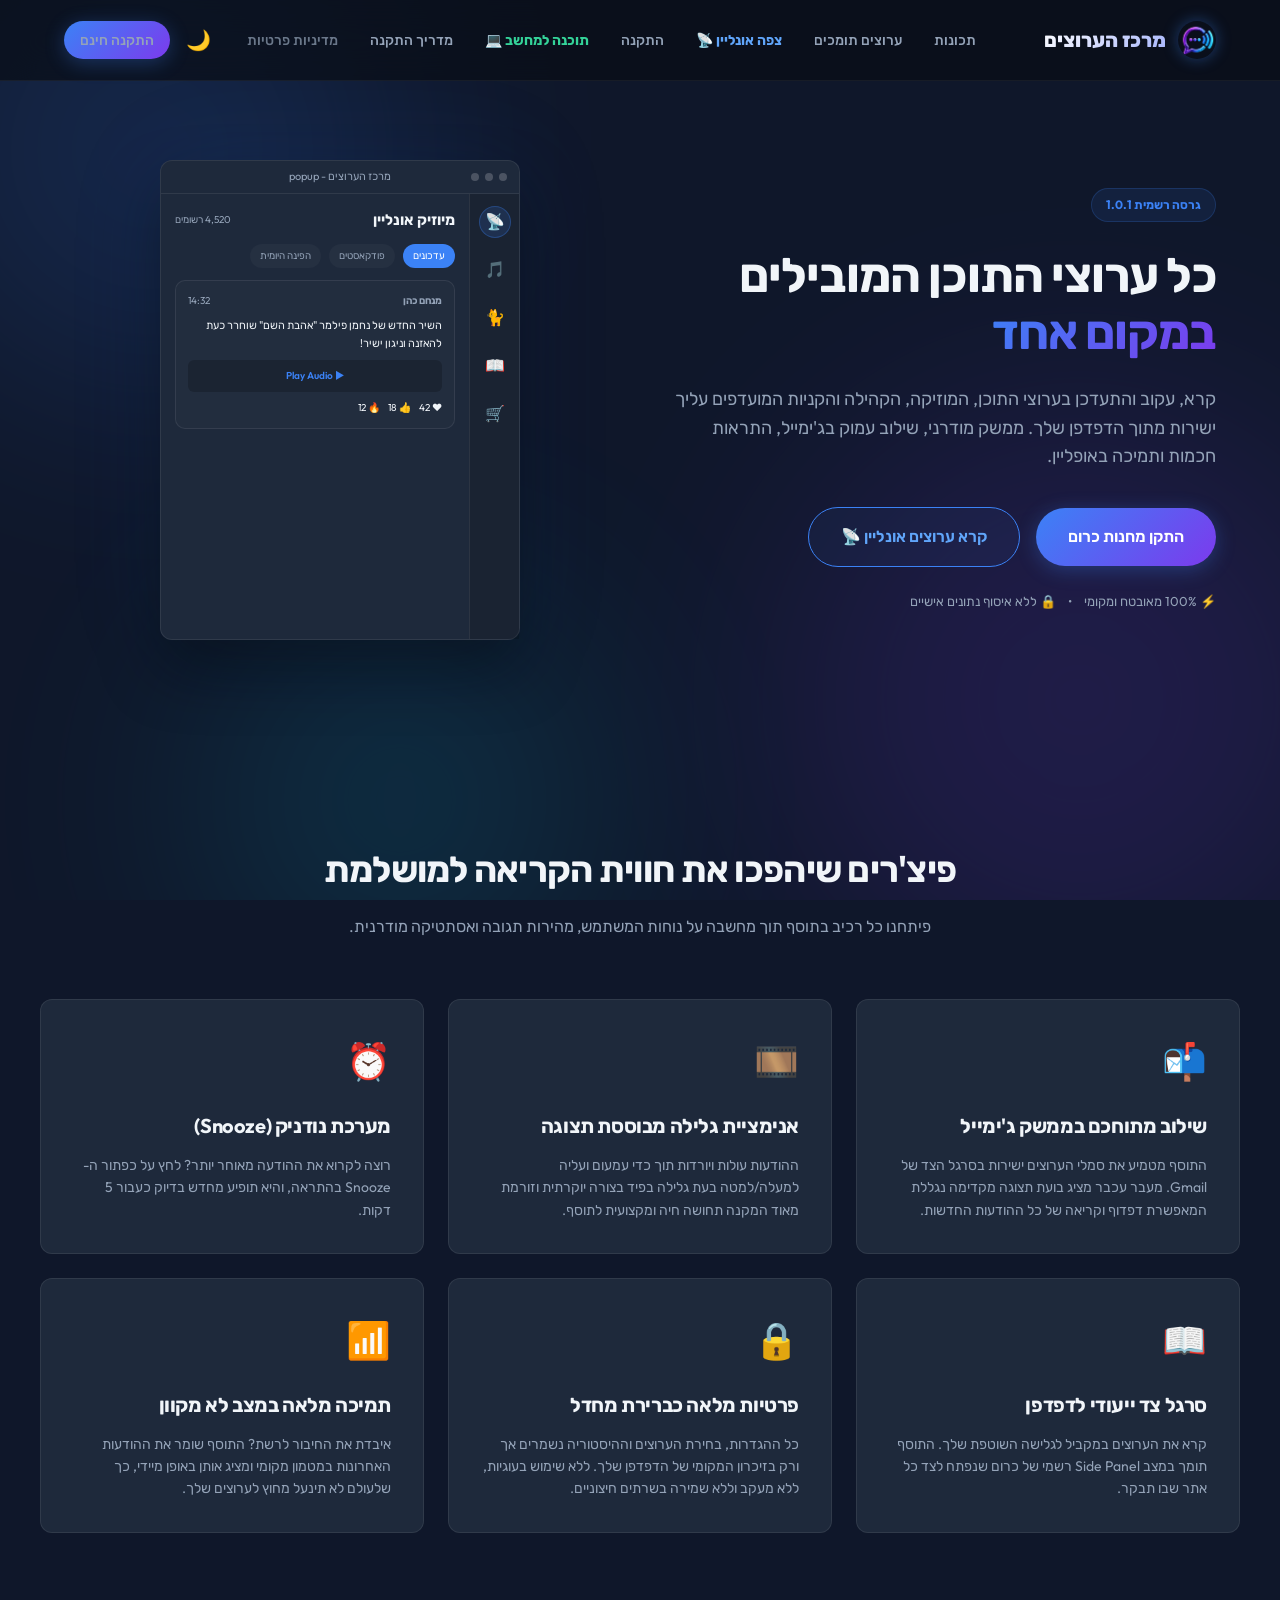
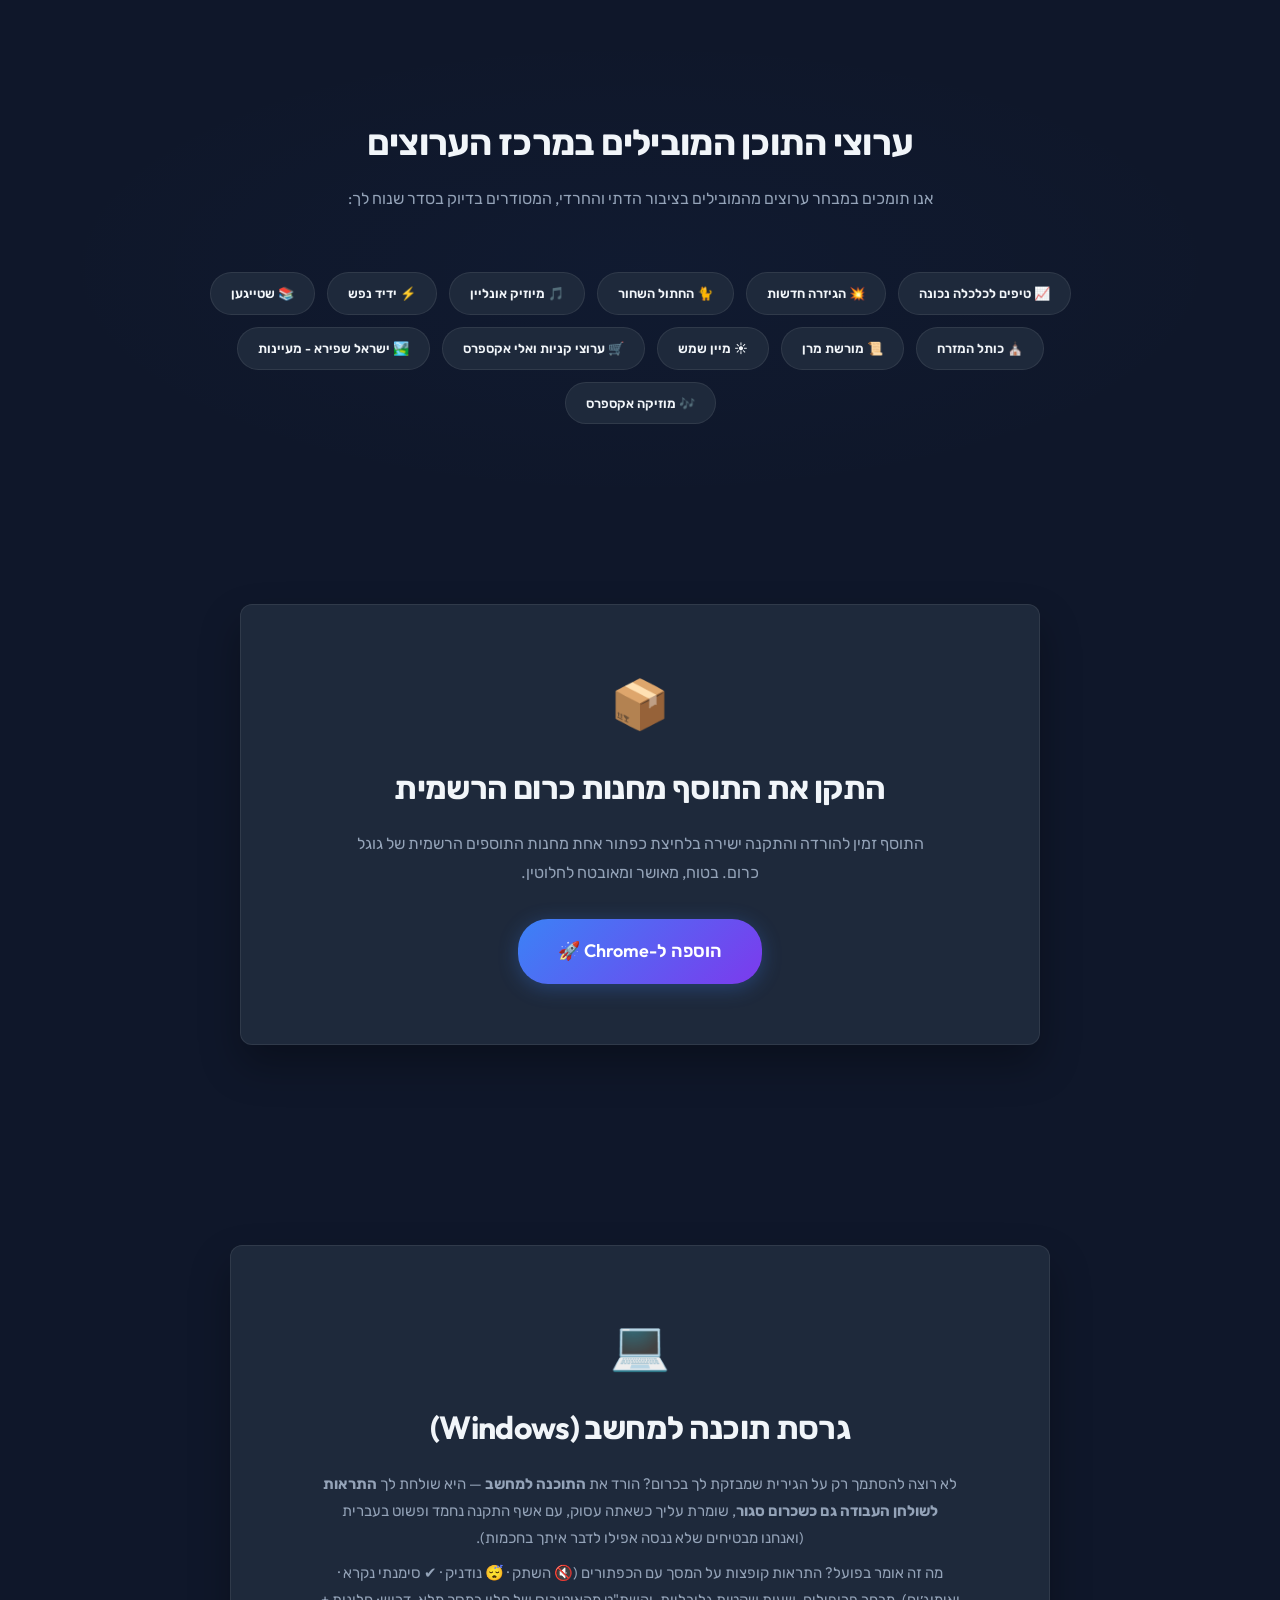
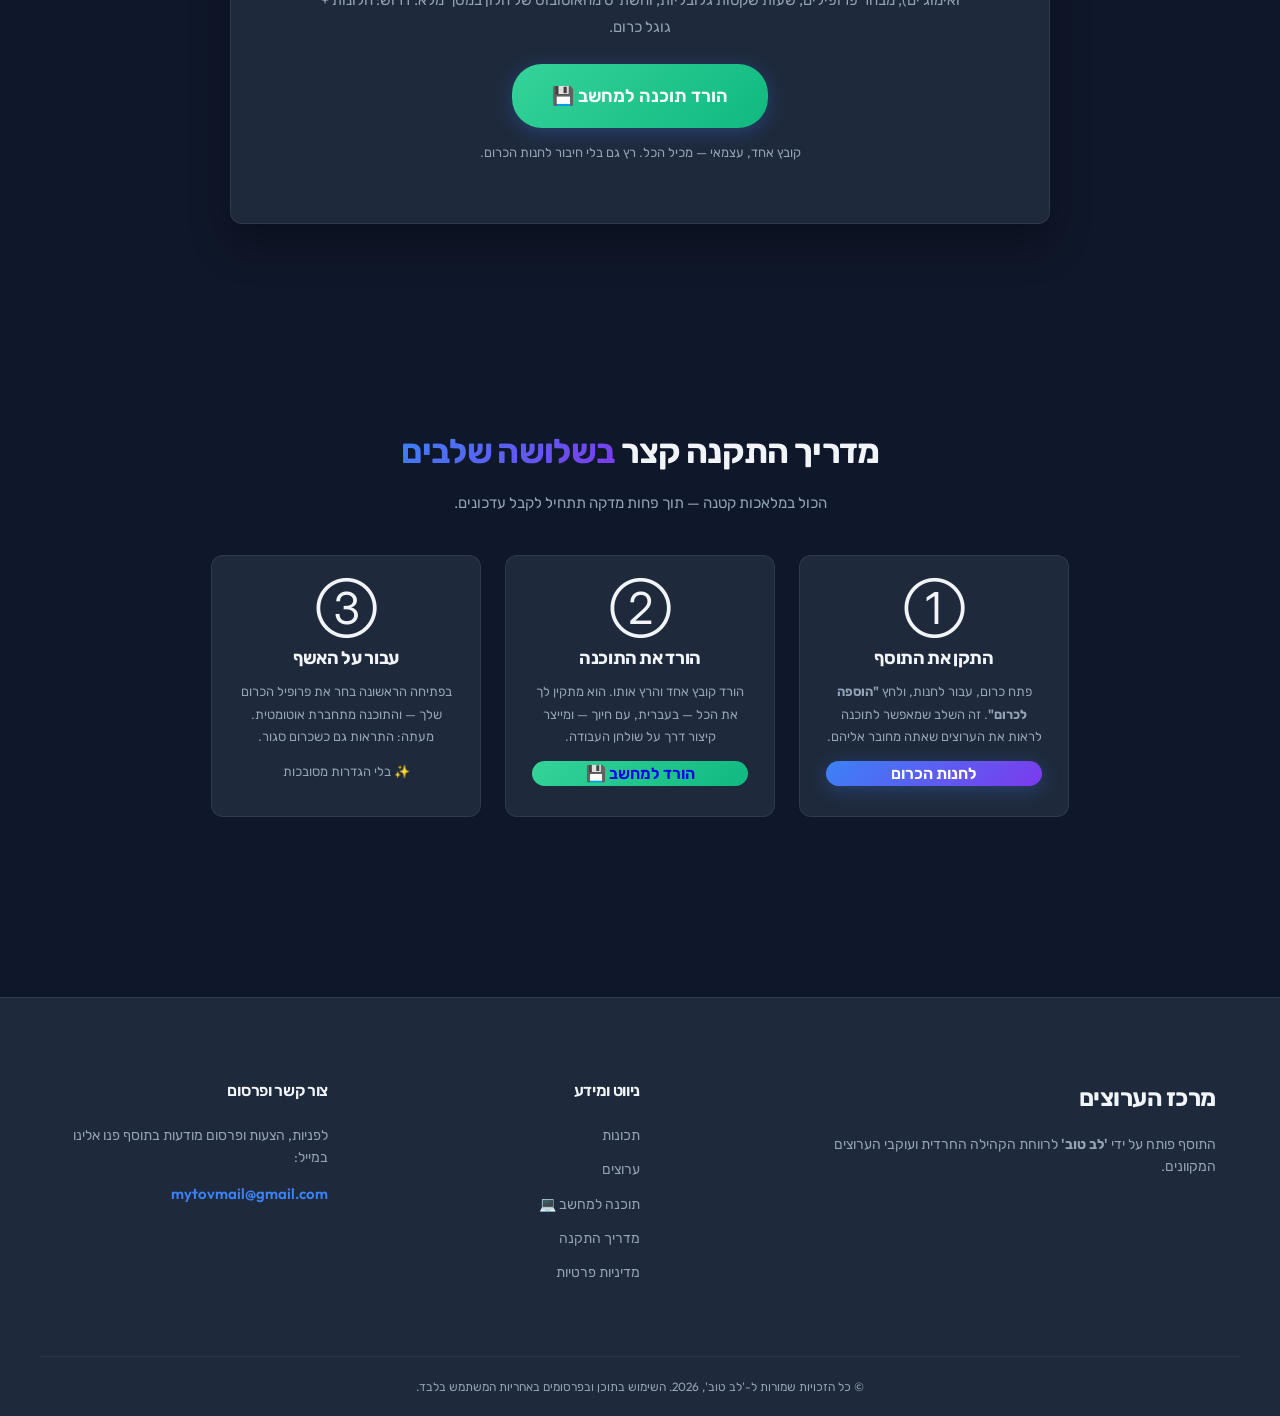
<file: index.html>
<!DOCTYPE html>
<html lang="he" dir="rtl">
<head>
  <meta charset="UTF-8">
  <meta name="viewport" content="width=device-width, initial-scale=1.0">
  <title>מרכז הערוצים - תוסף קריאת ערוצי תוכן לכרום</title>
  <!-- Google Fonts: Outfit & Inter for premium Hebrew/English typography -->
  <link rel="preconnect" href="https://fonts.googleapis.com">
  <link rel="preconnect" href="https://fonts.gstatic.com" crossorigin>
  <link href="https://fonts.googleapis.com/css2?family=Inter:wght@300;400;500;600;700;800&family=Outfit:wght@300;400;500;600;700;800&family=Rubik:wght@300;400;500;600;700;800&display=swap" rel="stylesheet">
  <link rel="stylesheet" href="style.css">
</head>
<body>
  <!-- Ambient background glow effect -->
  <div class="glow-container">
    <div class="glow-ball ball-1"></div>
    <div class="glow-ball ball-2"></div>
    <div class="glow-ball ball-3"></div>
  </div>

  <header class="main-header">
    <div class="header-container container">
      <div class="logo-area">
        <img src="logo.png" alt="לוגו מרכז הערוצים" class="logo-img" onerror="this.src='https://cdn-icons-png.flaticon.com/512/3661/3661348.png'">
        <span class="logo-text">מרכז הערוצים</span>
      </div>
      <nav class="main-nav">
        <a href="#features">תכונות</a>
        <a href="#channels">ערוצים תומכים</a>
        <a href="viewer.html" style="font-weight: 700; color: #60a5fa;">צפה אונליין 📡</a>
        <a href="#installation">התקנה</a>
        <a href="#desktop" style="font-weight: 700; color: #34d399;">תוכנה למחשב 💻</a>
        <a href="#guide">מדריך התקנה</a>
        <a href="privacy.html" class="nav-secondary">מדיניות פרטיות</a>
      <div style="display: flex; align-items: center; gap: 12px;">
        <button id="theme-toggle" class="theme-toggle-btn" title="שינוי מצב עיצוב" style="background: none; border: none; font-size: 20px; cursor: pointer; padding: 4px; display: flex; align-items: center; justify-content: center; color: var(--text);">🌙</button>
        <a href="https://chromewebstore.google.com/detail/%D7%9E%D7%A8%D7%9B%D7%96-%D7%94%D7%A2%D7%A8%D7%95%D7%A6%D7%99%D7%9D/jkabbnmfnadhmckacibcpaekbobldahj" target="_blank" class="btn btn-primary btn-sm">התקנה חינם</a>
      </div>
    </div>
  </header>

  <main>
    <!-- Hero Section -->
    <section class="hero-section container">
      <div class="hero-content">
        <div class="badge">גרסה רשמית 1.0.1</div>
        <h1>כל ערוצי התוכן המובילים <span class="text-gradient">במקום אחד</span></h1>
        <p class="hero-subtitle">
          קרא, עקוב והתעדכן בערוצי התוכן, המוזיקה, הקהילה והקניות המועדפים עליך ישירות מתוך הדפדפן שלך. ממשק מודרני, שילוב עמוק בג'ימייל, התראות חכמות ותמיכה באופליין.
        </p>
        <div class="hero-actions">
          <a href="https://chromewebstore.google.com/detail/%D7%9E%D7%A8%D7%9B%D7%96-%D7%94%D7%A2%D7%A8%D7%95%D7%A6%D7%99%D7%9D/jkabbnmfnadhmckacibcpaekbobldahj" target="_blank" class="btn btn-primary btn-lg">התקן מחנות כרום</a>
          <a href="viewer.html" class="btn btn-secondary btn-lg" style="border-color: var(--accent); color: #60a5fa; background: rgba(59, 130, 246, 0.05);">קרא ערוצים אונליין 📡</a>
        </div>
        <div class="hero-meta">
          <span>⚡ 100% מאובטח ומקומי</span>
          <span>•</span>
          <span>🔒 ללא איסוף נתונים אישיים</span>
        </div>
      </div>

      <!-- Extension Mockup Preview -->
      <div class="hero-mockup-wrapper">
        <div class="glass-card mockup-card">
          <div class="mockup-header">
            <div class="mockup-dots">
              <span></span><span></span><span></span>
            </div>
            <div class="mockup-title">מרכז הערוצים - popup</div>
          </div>
          <div class="mockup-body">
            <!-- Sidebar -->
            <div class="mockup-sidebar">
              <div class="mockup-sidebar-item active">📡</div>
              <div class="mockup-sidebar-item">🎵</div>
              <div class="mockup-sidebar-item">🐈</div>
              <div class="mockup-sidebar-item">📖</div>
              <div class="mockup-sidebar-item">🛒</div>
            </div>
            <!-- Main Content Area -->
            <div class="mockup-feed">
              <div class="mockup-feed-header">
                <span class="feed-ch-title">מיוזיק אונליין</span>
                <span class="feed-ch-badge">4,520 רשומים</span>
              </div>
              <div class="mockup-tabs">
                <span class="mockup-tab active">עדכונים</span>
                <span class="mockup-tab">פודקאסטים</span>
                <span class="mockup-tab">הפינה היומית</span>
              </div>
              <!-- Cards -->
              <div class="mockup-card-item">
                <div class="card-item-header">
                  <strong>מנחם כהן</strong>
                  <span>14:32</span>
                </div>
                <p>השיר החדש של נחמן פילמר "אהבת השם" שוחרר כעת להאזנה וניגון ישיר!</p>
                <div class="card-item-media">▶ Play Audio</div>
                <div class="card-item-reactions">
                  <span>❤️ 42</span><span>👍 18</span><span>🔥 12</span>
                </div>
              </div>
            </div>
          </div>
        </div>
      </div>
    </section>

    <!-- Features Section -->
    <section id="features" class="features-section container">
      <div class="section-header">
        <h2>פיצ'רים שיהפכו את חווית הקריאה למושלמת</h2>
        <p>פיתחנו כל רכיב בתוסף תוך מחשבה על נוחות המשתמש, מהירות תגובה ואסתטיקה מודרנית.</p>
      </div>

      <div class="features-grid">
        <!-- Feature 1 -->
        <div class="glass-card feature-card">
          <div class="feature-icon">📬</div>
          <h3>שילוב מתוחכם בממשק ג'ימייל</h3>
          <p>
            התוסף מטמיע את סמלי הערוצים ישירות בסרגל הצד של Gmail. מעבר עכבר מציג בועת תצוגה מקדימה נגללת המאפשרת דפדוף וקריאה של כל ההודעות החדשות.
          </p>
        </div>

        <!-- Feature 2 -->
        <div class="glass-card feature-card">
          <div class="feature-icon">🎞️</div>
          <h3>אנימציית גלילה מבוססת תצוגה</h3>
          <p>
            ההודעות עולות ויורדות תוך כדי עמעום ועליה למעלה/למטה בעת גלילה בפיד בצורה יוקרתית וזורמת מאוד המקנה תחושה חיה ומקצועית לתוסף.
          </p>
        </div>

        <!-- Feature 3 -->
        <div class="glass-card feature-card">
          <div class="feature-icon">⏰</div>
          <h3>מערכת נודניק (Snooze)</h3>
          <p>
            רוצה לקרוא את ההודעה מאוחר יותר? לחץ על כפתור ה-Snooze בהתראה, והיא תופיע מחדש בדיוק כעבור 5 דקות.
          </p>
        </div>

        <!-- Feature 4 -->
        <div class="glass-card feature-card">
          <div class="feature-icon">📖</div>
          <h3>סרגל צד ייעודי לדפדפן</h3>
          <p>
            קרא את הערוצים במקביל לגלישה השוטפת שלך. התוסף תומך במצב Side Panel רשמי של כרום שנפתח לצד כל אתר שבו תבקר.
          </p>
        </div>

        <!-- Feature 5 -->
        <div class="glass-card feature-card">
          <div class="feature-icon">🔒</div>
          <h3>פרטיות מלאה כברירת מחדל</h3>
          <p>
            כל ההגדרות, בחירת הערוצים וההיסטוריה נשמרים אך ורק בזיכרון המקומי של הדפדפן שלך. ללא שימוש בעוגיות, ללא מעקב וללא שמירה בשרתים חיצוניים.
          </p>
        </div>

        <!-- Feature 6 -->
        <div class="glass-card feature-card">
          <div class="feature-icon">📶</div>
          <h3>תמיכה מלאה במצב לא מקוון</h3>
          <p>
            איבדת את החיבור לרשת? התוסף שומר את ההודעות האחרונות במטמון מקומי ומציג אותן באופן מיידי, כך שלעולם לא תינעל מחוץ לערוצים שלך.
          </p>
        </div>
      </div>
    </section>

    <!-- Supported Channels Section -->
    <section id="channels" class="channels-section container">
      <div class="section-header">
        <h2>ערוצי התוכן המובילים במרכז הערוצים</h2>
        <p>אנו תומכים במבחר ערוצים מהמובילים בציבור הדתי והחרדי, המסודרים בדיוק בסדר שנוח לך:</p>
      </div>

      <div class="channels-list-showcase">
        <div class="channel-pill">📈 טיפים לכלכלה נכונה</div>
        <div class="channel-pill">💥 הגיזרה חדשות</div>
        <div class="channel-pill">🐈 החתול השחור</div>
        <div class="channel-pill">🎵 מיוזיק אונליין</div>
        <div class="channel-pill">⚡ ידיד נפש</div>
        <div class="channel-pill">📚 שטייגען</div>
        <div class="channel-pill">⛪ כותל המזרח</div>
        <div class="channel-pill">📜 מורשת מרן</div>
        <div class="channel-pill">☀️ מיין שמש</div>
        <div class="channel-pill">🛒 ערוצי קניות ואלי אקספרס</div>
        <div class="channel-pill">🏞️ ישראל שפירא - מעיינות</div>
        <div class="channel-pill">🎶 מוזיקה אקספרס</div>
      </div>
    </section>

    <!-- Installation & Setup Guide -->
    <section id="installation" class="installation-section container" style="text-align: center;">
      <div class="glass-card" style="padding: 60px 40px; max-width: 800px; margin: 0 auto; box-shadow: 0 20px 40px rgba(0,0,0,0.3);">
        <div class="feature-icon" style="font-size: 48px; margin-bottom: 20px;">📦</div>
        <h2 style="font-size: 32px; margin-bottom: 16px;">התקן את התוסף מחנות כרום הרשמית</h2>
        <p style="color: var(--text-muted); font-size: 16px; max-width: 600px; margin: 0 auto 32px; line-height: 1.8;">
          התוסף זמין להורדה והתקנה ישירה בלחיצת כפתור אחת מחנות התוספים הרשמית של גוגל כרום. בטוח, מאושר ומאובטח לחלוטין.
        </p>
        <a href="https://chromewebstore.google.com/detail/%D7%9E%D7%A8%D7%9B%D7%96-%D7%94%D7%A2%D7%A8%D7%95%D7%A6%D7%99%D7%9D/jkabbnmfnadhmckacibcpaekbobldahj" target="_blank" class="btn btn-primary btn-lg" style="padding: 18px 40px; font-size: 18px;">הוספה ל-Chrome 🚀</a>
      </div>
    </section>

    <!-- Desktop App Section -->
    <section id="desktop" class="installation-section container" style="text-align: center;">
      <div class="glass-card" style="padding: 60px 40px; max-width: 820px; margin: 0 auto; box-shadow: 0 20px 40px rgba(0,0,0,0.3);">
        <div class="feature-icon" style="font-size: 48px; margin-bottom: 20px;">💻</div>
        <h2 style="font-size: 32px; margin-bottom: 16px;">גרסת תוכנה למחשב (Windows)</h2>
        <p style="color: var(--text-muted); font-size: 15px; max-width: 640px; margin: 0 auto 8px; line-height: 1.8;">
          לא רוצה להסתמך רק על הגירית שמבזקת לך בכרום? הורד את <strong>התוכנה למחשב</strong> — היא שולחת לך <strong>התראות לשולחן העבודה גם כשכרום סגור</strong>, שומרת עליך כשאתה עסוק, עם אשף התקנה נחמד ופשוט בעברית (ואנחנו מבטיחים שלא ננסה אפילו לדבר איתך בחכמות).
        </p>
        <p style="color: var(--text-muted); font-size: 15px; max-width: 640px; margin: 0 auto 24px; line-height: 1.8;">
          מה זה אומר בפועל? התראות קופצות על המסך עם הכפתורים (🔇 השתק · 😴 נודניק · ✔ סימנתי נקרא · ואימוג׳ים), מבחר פרופילים, שעות שקטות גלובליות, והשת"ט מהאוטובוס של חלון במסך מלא. דרוש: חלונות + גוגל כרום.
        </p>
        <a href="https://github.com/Lev-Good/Channel-Center-Website/releases/latest/download/Channel-Center-windows-installer.exe" class="btn btn-primary btn-lg" style="padding: 18px 40px; font-size: 18px; background: linear-gradient(135deg,#34d399,#10b981); border-color: #34d399;">הורד תוכנה למחשב 💾</a>
        <p style="color: var(--text-muted); font-size: 13px; margin-top: 14px;">קובץ אחד, עצמאי — מכיל הכל. רץ גם בלי חיבור לחנות הכרום.</p>
      </div>
    </section>

    <!-- 3-Step Installation Guide -->
    <section id="guide" class="features-section container" style="max-width: 900px;">
      <div style="text-align: center; margin-bottom: 40px;">
        <h2 style="font-size: 34px; margin-bottom: 12px;">מדריך התקנה קצר <span class="text-gradient">בשלושה שלבים</span></h2>
        <p style="color: var(--text-muted); font-size: 15px;">הכול במלאכות קטנה — תוך פחות מדקה תתחיל לקבל עדכונים.</p>
      </div>
      <div style="display: flex; flex-wrap: wrap; gap: 24px; justify-content: center;">

        <div class="glass-card" style="flex: 1 1 250px; max-width: 270px; padding: 30px 26px; text-align: center;">
          <div style="font-size: 44px; line-height: 1;">①</div>
          <h3 style="margin: 14px 0 8px; font-size: 18px;">התקן את התוסף</h3>
          <p style="color: var(--text-muted); font-size: 13px; line-height: 1.7;">פתח כרום, עבור לחנות, ולחץ <strong>"הוספה לכרום"</strong>. זה השלב שמאפשר לתוכנה לראות את הערוצים שאתה מחובר אליהם.</p>
          <a href="https://chromewebstore.google.com/detail/%D7%9E%D7%A8%D7%9B%D7%96-%D7%94%D7%A2%D7%A8%D7%95%D7%A6%D7%99%D7%9D/jkabbnmfnadhmckacibcpaekbobldahj" target="_blank" class="btn btn-primary" style="margin-top: 14px; width: 100%;">לחנות הכרום</a>
        </div>

        <div class="glass-card" style="flex: 1 1 250px; max-width: 270px; padding: 30px 26px; text-align: center;">
          <div style="font-size: 44px; line-height: 1;">②</div>
          <h3 style="margin: 14px 0 8px; font-size: 18px;">הורד את התוכנה</h3>
          <p style="color: var(--text-muted); font-size: 13px; line-height: 1.7;">הורד קובץ אחד והרץ אותו. הוא מתקין לך את הכל — בעברית, עם חיוך — ומייצר קיצור דרך על שולחן העבודה.</p>
          <a href="https://github.com/Lev-Good/Channel-Center-Website/releases/latest/download/Channel-Center-windows-installer.exe" class="btn" style="margin-top: 14px; width: 100%; background: linear-gradient(135deg,#34d399,#10b981); border-color: #34d399;">הורד למחשב 💾</a>
        </div>

        <div class="glass-card" style="flex: 1 1 250px; max-width: 270px; padding: 30px 26px; text-align: center;">
          <div style="font-size: 44px; line-height: 1;">③</div>
          <h3 style="margin: 14px 0 8px; font-size: 18px;">עבור על האשף</h3>
          <p style="color: var(--text-muted); font-size: 13px; line-height: 1.7;">בפתיחה הראשונה בחר את פרופיל הכרום שלך — והתוכנה מתחברת אוטומטית. מעתה: התראות גם כשכרום סגור.</p>
          <div style="margin-top: 14px; color: var(--text-muted); font-size: 13px;">✨ בלי הגדרות מסובכות</div>
        </div>

      </div>
    </section>

  </main>

  <footer class="main-footer">
    <div class="footer-container container">
      <div class="footer-about">
        <h3>מרכז הערוצים</h3>
        <p>התוסף פותח על ידי <strong>'לב טוב'</strong> לרווחת הקהילה החרדית ועוקבי הערוצים המקוונים.</p>
      </div>
      <div class="footer-links">
        <h4>ניווט ומידע</h4>
        <a href="#features">תכונות</a>
        <a href="#channels">ערוצים</a>
        <a href="#desktop">תוכנה למחשב 💻</a>
        <a href="#guide">מדריך התקנה</a>
        <a href="privacy.html">מדיניות פרטיות</a>
      </div>
      <div class="footer-contact">
        <h4>צור קשר ופרסום</h4>
        <p>לפניות, הצעות ופרסום מודעות בתוסף פנו אלינו במייל:</p>
        <a href="mailto:mytovmail@gmail.com" class="mail-link">mytovmail@gmail.com</a>
      </div>
    </div>
    <div class="footer-bottom container">
      <p>© כל הזכויות שמורות ל-'לב טוב', 2026. השימוש בתוכן ובפרסומים באחריות המשתמש בלבד.</p>
    </div>
  </footer>

  <script src="script.js"></script>
</body>
</html>
</file>
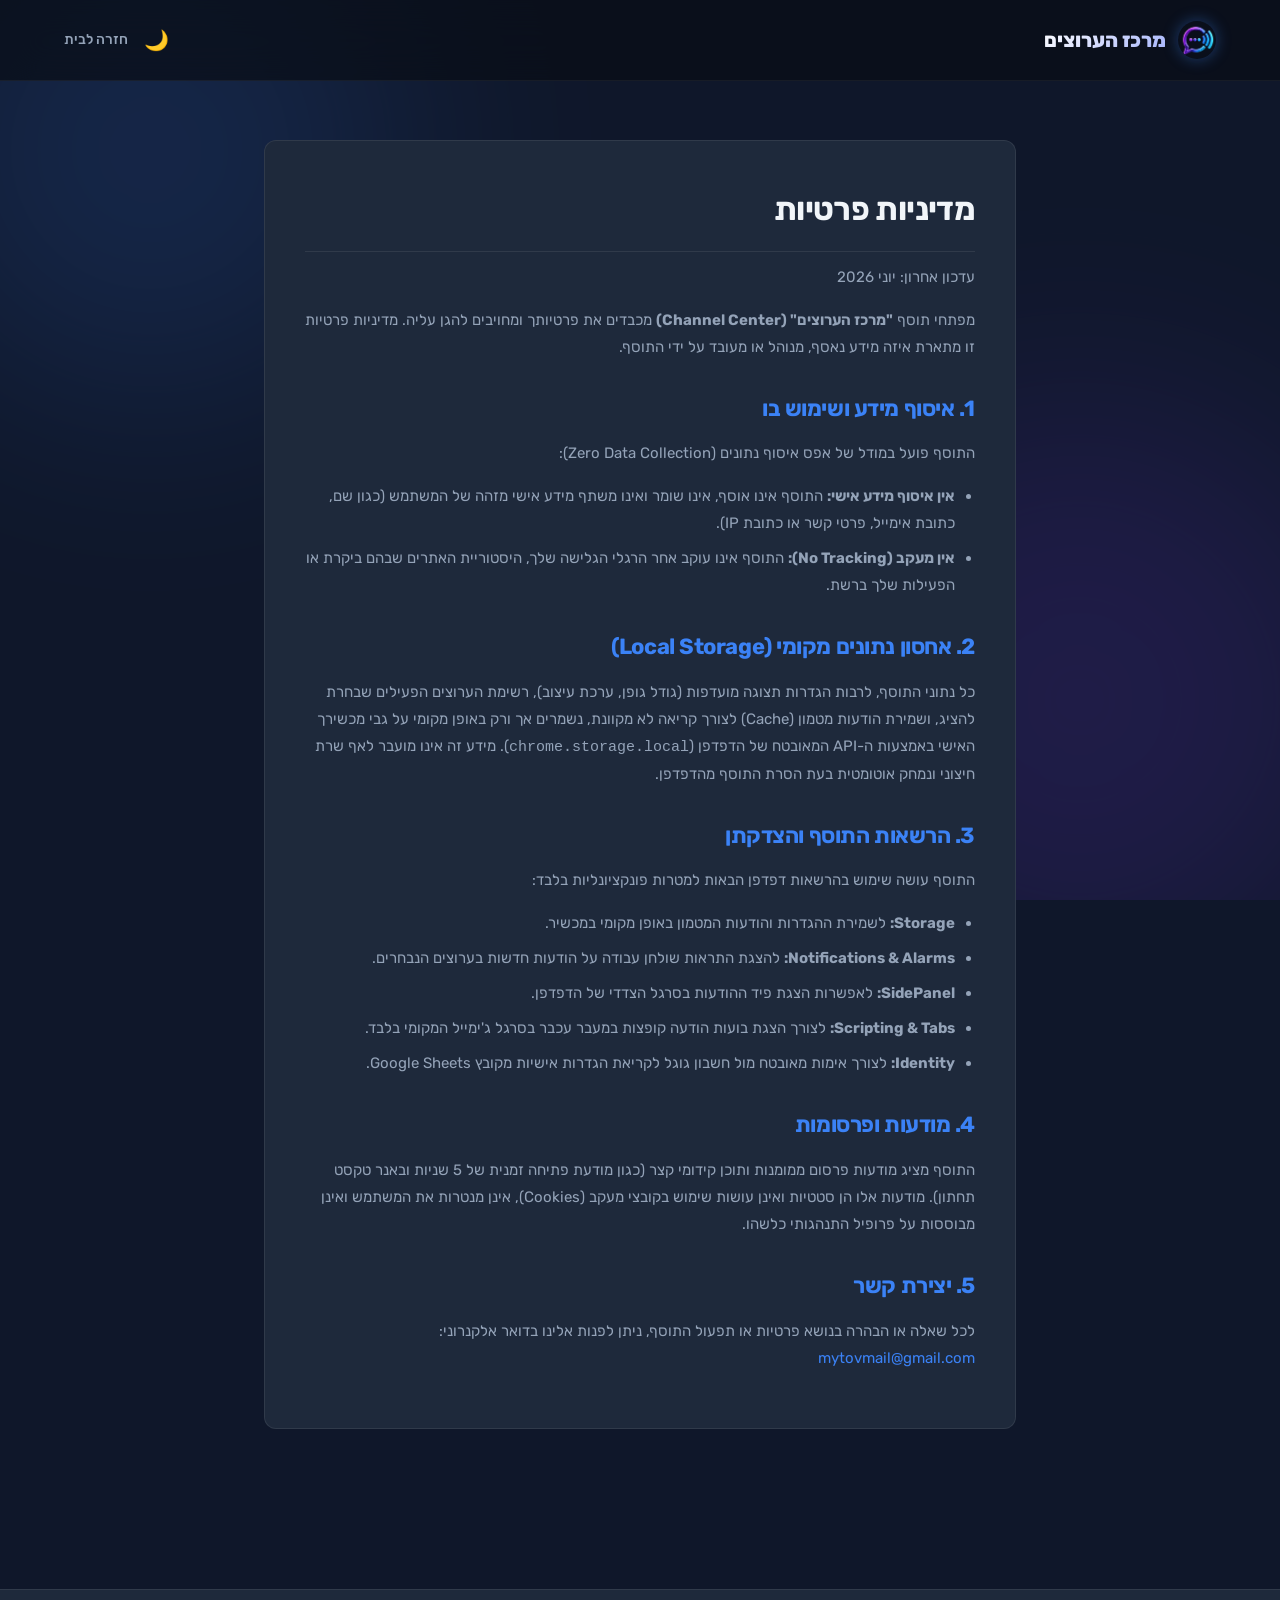
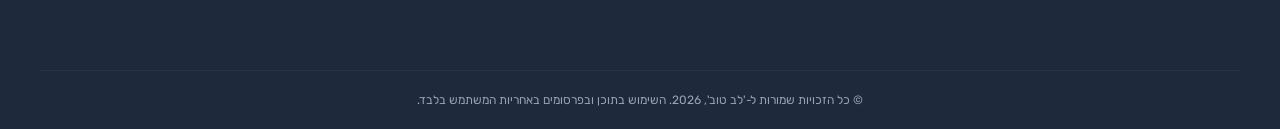
<file: privacy.html>
<!DOCTYPE html>
<html lang="he" dir="rtl">
<head>
  <meta charset="UTF-8">
  <meta name="viewport" content="width=device-width, initial-scale=1.0">
  <title>מדיניות פרטיות - מרכז הערוצים</title>
  <link rel="preconnect" href="https://fonts.googleapis.com">
  <link rel="preconnect" href="https://fonts.gstatic.com" crossorigin>
  <link href="https://fonts.googleapis.com/css2?family=Inter:wght@400;500;600;700&family=Rubik:wght@400;500;700&display=swap" rel="stylesheet">
  <link rel="stylesheet" href="style.css">
  <style>
    .privacy-content {
      padding-top: 140px;
      padding-bottom: 80px;
      max-width: 800px;
      margin: 0 auto;
    }
    .privacy-card {
      padding: 40px;
      line-height: 1.8;
    }
    .privacy-card h1 {
      font-size: 32px;
      margin-bottom: 12px;
      border-bottom: 1px solid var(--border-glass);
      padding-bottom: 12px;
    }
    .privacy-card h2 {
      font-size: 22px;
      margin-top: 28px;
      margin-bottom: 12px;
      color: var(--accent);
    }
    .privacy-card p, .privacy-card ul {
      margin-bottom: 16px;
      color: var(--text-muted);
      font-size: 15px;
    }
    .privacy-card ul {
      padding-right: 20px;
    }
    .privacy-card li {
      margin-bottom: 8px;
    }
  </style>
</head>
<body>
  <!-- Ambient background glow effect -->
  <div class="glow-container">
    <div class="glow-ball ball-1"></div>
    <div class="glow-ball ball-2"></div>
  </div>

  <header class="main-header">
    <div class="header-container container">
      <div class="logo-area">
        <a href="index.html" style="display:flex; align-items:center; gap:12px; text-decoration:none;">
          <img src="logo.png" alt="לוגו מרכז הערוצים" class="logo-img" onerror="this.src='https://cdn-icons-png.flaticon.com/512/3661/3661348.png'">
          <span class="logo-text">מרכז הערוצים</span>
        </a>
      </div>
      <div style="display: flex; align-items: center; gap: 12px;">
        <button id="theme-toggle" class="theme-toggle-btn" title="שינוי מצב עיצוב" style="background: none; border: none; font-size: 20px; cursor: pointer; padding: 4px; display: flex; align-items: center; justify-content: center; color: var(--text);">🌙</button>
        <nav class="main-nav">
          <a href="index.html">חזרה לבית</a>
        </nav>
      </div>
    </div>
  </header>

  <main class="privacy-content container">
    <div class="glass-card privacy-card">
      <h1>מדיניות פרטיות</h1>
      <p>עדכון אחרון: יוני 2026</p>
      
      <p>
        מפתחי תוסף <strong>"מרכז הערוצים" (Channel Center)</strong> מכבדים את פרטיותך ומחויבים להגן עליה. מדיניות פרטיות זו מתארת איזה מידע נאסף, מנוהל או מעובד על ידי התוסף.
      </p>

      <h2>1. איסוף מידע ושימוש בו</h2>
      <p>התוסף פועל במודל של אפס איסוף נתונים (Zero Data Collection):</p>
      <ul>
        <li><strong>אין איסוף מידע אישי:</strong> התוסף אינו אוסף, אינו שומר ואינו משתף מידע אישי מזהה של המשתמש (כגון שם, כתובת אימייל, פרטי קשר או כתובת IP).</li>
        <li><strong>אין מעקב (No Tracking):</strong> התוסף אינו עוקב אחר הרגלי הגלישה שלך, היסטוריית האתרים שבהם ביקרת או הפעילות שלך ברשת.</li>
      </ul>

      <h2>2. אחסון נתונים מקומי (Local Storage)</h2>
      <p>
        כל נתוני התוסף, לרבות הגדרות תצוגה מועדפות (גודל גופן, ערכת עיצוב), רשימת הערוצים הפעילים שבחרת להציג, ושמירת הודעות מטמון (Cache) לצורך קריאה לא מקוונת, נשמרים אך ורק באופן מקומי על גבי מכשירך האישי באמצעות ה-API המאובטח של הדפדפן (<code>chrome.storage.local</code>). מידע זה אינו מועבר לאף שרת חיצוני ונמחק אוטומטית בעת הסרת התוסף מהדפדפן.
      </p>

      <h2>3. הרשאות התוסף והצדקתן</h2>
      <p>התוסף עושה שימוש בהרשאות דפדפן הבאות למטרות פונקציונליות בלבד:</p>
      <ul>
        <li><strong>Storage:</strong> לשמירת ההגדרות והודעות המטמון באופן מקומי במכשיר.</li>
        <li><strong>Notifications & Alarms:</strong> להצגת התראות שולחן עבודה על הודעות חדשות בערוצים הנבחרים.</li>
        <li><strong>SidePanel:</strong> לאפשרות הצגת פיד ההודעות בסרגל הצדדי של הדפדפן.</li>
        <li><strong>Scripting & Tabs:</strong> לצורך הצגת בועות הודעה קופצות במעבר עכבר בסרגל ג'ימייל המקומי בלבד.</li>
        <li><strong>Identity:</strong> לצורך אימות מאובטח מול חשבון גוגל לקריאת הגדרות אישיות מקובץ Google Sheets.</li>
      </ul>

      <h2>4. מודעות ופרסומות</h2>
      <p>
        התוסף מציג מודעות פרסום ממומנות ותוכן קידומי קצר (כגון מודעת פתיחה זמנית של 5 שניות ובאנר טקסט תחתון). מודעות אלו הן סטטיות ואינן עושות שימוש בקובצי מעקב (Cookies), אינן מנטרות את המשתמש ואינן מבוססות על פרופיל התנהגותי כלשהו.
      </p>

      <h2>5. יצירת קשר</h2>
      <p>
        לכל שאלה או הבהרה בנושא פרטיות או תפעול התוסף, ניתן לפנות אלינו בדואר אלקנרוני: <a href="mailto:mytovmail@gmail.com" style="color:var(--accent); text-decoration:none;">mytovmail@gmail.com</a>
      </p>
    </div>
  </main>

  <footer class="main-footer">
    <div class="footer-bottom container">
      <p>© כל הזכויות שמורות ל-'לב טוב', 2026. השימוש בתוכן ובפרסומים באחריות המשתמש בלבד.</p>
    </div>
  </footer>
  <script src="script.js"></script>
</body>
</html>
</file>
<file: style.css>
/* Reset & Global Styles */
* {
  margin: 0;
  padding: 0;
  box-sizing: border-box;
}

:root {
  --bg-primary: #0f172a;
  --bg-secondary: #1e293b;
  --bg-glass: #1e293b;
  --border-glass: rgba(255, 255, 255, 0.08);
  --text: #f1f5f9;
  --text-muted: #94a3b8;
  --accent: #3b82f6;
  --accent-glow: rgba(59, 130, 246, 0.3);
  --accent-purple: #7c3aed;
  --radius-lg: 12px;
  --radius-md: 10px;
  --transition: all 0.2s cubic-bezier(0.16, 1, 0.3, 1);
}

html {
  scroll-behavior: smooth;
}

body {
  background-color: var(--bg-primary);
  color: var(--text);
  font-family: 'Outfit', 'Rubik', 'Inter', sans-serif;
  overflow-x: hidden;
  line-height: 1.6;
  text-align: right;
}

.container {
  width: 100%;
  max-width: 1200px;
  margin: 0 auto;
  padding: 0 24px;
}

/* Ambient Background Glow */
.glow-container {
  position: absolute;
  top: 0;
  left: 0;
  width: 100%;
  height: 100%;
  overflow: hidden;
  z-index: -1;
  pointer-events: none;
}

.glow-ball {
  position: absolute;
  border-radius: 50%;
  filter: blur(120px);
  opacity: 0.15;
}

.ball-1 {
  width: 500px;
  height: 500px;
  background: var(--accent);
  top: -100px;
  left: -100px;
}

.ball-2 {
  width: 600px;
  height: 600px;
  background: var(--accent-purple);
  top: 400px;
  right: -100px;
}

.ball-3 {
  width: 400px;
  height: 400px;
  background: #06b6d4;
  bottom: -100px;
  left: 200px;
}

/* Typography Utility */
h1, h2, h3, h4 {
  font-weight: 700;
  letter-spacing: -0.02em;
}

.text-gradient {
  background: linear-gradient(135deg, var(--accent) 0%, var(--accent-purple) 100%);
  -webkit-background-clip: text;
  -webkit-text-fill-color: transparent;
}

/* Glassmorphic Card */
.glass-card {
  background: var(--bg-glass);
  border: 1px solid var(--border-glass);
  border-radius: var(--radius-lg);
  backdrop-filter: blur(16px);
  -webkit-backdrop-filter: blur(16px);
  transition: var(--transition);
}

/* Buttons */
.btn {
  display: inline-flex;
  align-items: center;
  justify-content: center;
  font-weight: 600;
  text-decoration: none;
  border-radius: 30px;
  transition: var(--transition);
  cursor: pointer;
}

.btn-primary {
  background: linear-gradient(135deg, var(--accent) 0%, var(--accent-purple) 100%);
  color: white;
  box-shadow: 0 4px 20px var(--accent-glow);
}

.btn-primary:hover {
  transform: translateY(-2px);
  box-shadow: 0 6px 24px rgba(59, 130, 246, 0.7);
}

.btn-secondary {
  background: rgba(255, 255, 255, 0.05);
  color: var(--text);
  border: 1px solid var(--border-glass);
}

.btn-secondary:hover {
  background: rgba(255, 255, 255, 0.1);
  transform: translateY(-2px);
}

.btn-sm {
  padding: 8px 16px;
  font-size: 13px;
}

.btn-lg {
  padding: 16px 32px;
  font-size: 16px;
}

/* Main Header */
.main-header {
  position: fixed;
  top: 0;
  left: 0;
  width: 100%;
  z-index: 1000;
  backdrop-filter: blur(20px);
  -webkit-backdrop-filter: blur(20px);
  border-bottom: 1px solid rgba(255, 255, 255, 0.05);
  background: rgba(9, 13, 22, 0.7);
}

.header-container {
  height: 80px;
  display: flex;
  align-items: center;
  justify-content: space-between;
}

.logo-area {
  display: flex;
  align-items: center;
  gap: 12px;
}

.logo-img {
  width: 38px;
  height: 38px;
  border-radius: 50%;
  object-fit: cover;
  box-shadow: 0 0 15px rgba(59, 130, 246, 0.4);
}

.logo-text {
  font-size: 20px;
  font-weight: 800;
  background: linear-gradient(135deg, #fff 0%, #a5b4fc 100%);
  -webkit-background-clip: text;
  -webkit-text-fill-color: transparent;
}

.main-nav {
  display: flex;
  align-items: center;
  gap: 32px;
}

.main-nav a {
  color: var(--text-muted);
  text-decoration: none;
  font-weight: 500;
  font-size: 14px;
  transition: var(--transition);
}

.main-nav a:hover {
  color: var(--text);
}

.main-nav .nav-secondary {
  opacity: 0.7;
}

/* Hero Section */
.hero-section {
  padding-top: 160px;
  padding-bottom: 100px;
  display: flex;
  align-items: center;
  justify-content: space-between;
  gap: 48px;
}

.hero-content {
  flex: 1;
  max-width: 600px;
}

.badge {
  display: inline-block;
  padding: 6px 14px;
  border-radius: 20px;
  background: rgba(59, 130, 246, 0.1);
  color: var(--accent);
  border: 1px solid rgba(59, 130, 246, 0.2);
  font-size: 12px;
  font-weight: 700;
  margin-bottom: 24px;
}

.hero-content h1 {
  font-size: 48px;
  line-height: 1.2;
  margin-bottom: 24px;
}

.hero-subtitle {
  color: var(--text-muted);
  font-size: 18px;
  margin-bottom: 36px;
  font-weight: 400;
}

.hero-actions {
  display: flex;
  align-items: center;
  gap: 16px;
  margin-bottom: 24px;
}

.hero-meta {
  font-size: 13px;
  color: var(--text-muted);
  display: flex;
  gap: 12px;
}

/* Extension Mockup */
.hero-mockup-wrapper {
  flex: 1;
  display: flex;
  justify-content: center;
}

.mockup-card {
  width: 360px;
  height: 480px;
  display: flex;
  flex-direction: column;
  box-shadow: 0 30px 60px rgba(0,0,0,0.4), 0 0 100px rgba(59, 130, 246, 0.1);
}

.mockup-header {
  padding: 12px;
  border-bottom: 1px solid var(--border-glass);
  display: flex;
  align-items: center;
  position: relative;
}

.mockup-dots {
  display: flex;
  gap: 6px;
}

.mockup-dots span {
  width: 8px;
  height: 8px;
  border-radius: 50%;
  background: rgba(255,255,255,0.2);
}

.mockup-title {
  position: absolute;
  left: 50%;
  top: 50%;
  transform: translate(-50%, -50%);
  font-size: 11px;
  color: var(--text-muted);
}

.mockup-body {
  display: flex;
  flex: 1;
  overflow: hidden;
}

.mockup-sidebar {
  width: 50px;
  border-left: 1px solid var(--border-glass);
  display: flex;
  flex-direction: column;
  align-items: center;
  padding: 12px 0;
  gap: 16px;
  background: rgba(0,0,0,0.15);
}

.mockup-sidebar-item {
  width: 32px;
  height: 32px;
  border-radius: 50%;
  display: flex;
  align-items: center;
  justify-content: center;
  font-size: 16px;
  cursor: pointer;
  transition: var(--transition);
}

.mockup-sidebar-item.active {
  background: rgba(59, 130, 246, 0.15);
  border: 1px solid rgba(59, 130, 246, 0.3);
}

.mockup-feed {
  flex: 1;
  padding: 14px;
  display: flex;
  flex-direction: column;
  gap: 12px;
  overflow-y: auto;
}

.mockup-feed-header {
  display: flex;
  justify-content: space-between;
  align-items: center;
}

.feed-ch-title {
  font-weight: 700;
  font-size: 15px;
}

.feed-ch-badge {
  font-size: 10px;
  color: var(--text-muted);
}

.mockup-tabs {
  display: flex;
  gap: 8px;
}

.mockup-tab {
  font-size: 10px;
  padding: 4px 10px;
  border-radius: 20px;
  background: rgba(255,255,255,0.03);
  color: var(--text-muted);
}

.mockup-tab.active {
  background: var(--accent);
  color: white;
}

.mockup-card-item {
  background: rgba(255,255,255,0.02);
  border: 1px solid var(--border-glass);
  border-radius: var(--radius-md);
  padding: 12px;
  display: flex;
  flex-direction: column;
  gap: 8px;
}

.card-item-header {
  display: flex;
  justify-content: space-between;
  font-size: 10px;
  color: var(--text-muted);
}

.mockup-card-item p {
  font-size: 11px;
}

.card-item-media {
  background: rgba(0,0,0,0.2);
  padding: 8px;
  border-radius: 6px;
  font-size: 10px;
  text-align: center;
  color: var(--accent);
  font-weight: 600;
}

.card-item-reactions {
  display: flex;
  gap: 8px;
  font-size: 10px;
}

/* Features Section */
.features-section {
  padding: 100px 0;
}

.section-header {
  text-align: center;
  max-width: 700px;
  margin: 0 auto 60px;
}

.section-header h2 {
  font-size: 36px;
  margin-bottom: 16px;
}

.section-header p {
  color: var(--text-muted);
  font-size: 16px;
}

.features-grid {
  display: grid;
  grid-template-columns: repeat(auto-fill, minmax(320px, 1fr));
  gap: 24px;
}

.feature-card {
  padding: 32px;
}

.feature-card:hover {
  transform: translateY(-4px);
  border-color: rgba(59, 130, 246, 0.2);
  box-shadow: 0 10px 30px rgba(59, 130, 246, 0.05);
}

.feature-icon {
  font-size: 36px;
  margin-bottom: 20px;
}

.feature-card h3 {
  font-size: 20px;
  margin-bottom: 12px;
}

.feature-card p {
  color: var(--text-muted);
  font-size: 14px;
}

/* Channels Showcase */
.channels-section {
  padding: 80px 0;
  background: radial-gradient(50% 50% at 50% 50%, rgba(59, 130, 246, 0.03) 0%, transparent 100%);
}

.channels-list-showcase {
  display: flex;
  flex-wrap: wrap;
  gap: 12px;
  justify-content: center;
  max-width: 900px;
  margin: 40px auto 0;
}

.channel-pill {
  background: var(--bg-glass);
  border: 1px solid var(--border-glass);
  padding: 10px 20px;
  border-radius: 30px;
  font-size: 13px;
  font-weight: 600;
  transition: var(--transition);
  cursor: default;
}

.channel-pill:hover {
  border-color: var(--accent);
  color: var(--accent);
  transform: translateY(-2px);
  box-shadow: 0 4px 15px rgba(59,130,246,0.15);
}

/* Installation Guide */
.installation-section {
  padding: 100px 0;
}

.installation-steps {
  display: grid;
  grid-template-columns: repeat(auto-fill, minmax(260px, 1fr));
  gap: 24px;
  margin-top: 40px;
}

.step-card {
  padding: 32px;
  text-align: center;
  position: relative;
}

.step-num {
  width: 48px;
  height: 48px;
  border-radius: 50%;
  background: var(--accent);
  color: white;
  display: flex;
  align-items: center;
  justify-content: center;
  font-size: 20px;
  font-weight: 700;
  margin: 0 auto 24px;
  box-shadow: 0 4px 15px var(--accent-glow);
}

.step-card h4 {
  font-size: 18px;
  margin-bottom: 12px;
}

.step-card p {
  color: var(--text-muted);
  font-size: 14px;
}

.step-card code {
  background: rgba(0,0,0,0.3);
  padding: 2px 6px;
  border-radius: 4px;
  font-family: monospace;
  font-size: 12px;
  color: #f43f5e;
}

/* Main Footer */
.main-footer {
  background: var(--bg-secondary);
  border-top: 1px solid var(--border-glass);
  padding: 80px 0 20px;
  margin-top: 80px;
}

.footer-container {
  display: flex;
  flex-wrap: wrap;
  gap: 48px;
  justify-content: space-between;
  margin-bottom: 60px;
}

.footer-about {
  flex: 2;
  min-width: 280px;
}

.footer-about h3 {
  font-size: 24px;
  margin-bottom: 16px;
}

.footer-about p {
  color: var(--text-muted);
  font-size: 14px;
  max-width: 400px;
}

.footer-links, .footer-contact {
  flex: 1;
  min-width: 200px;
}

.footer-links h4, .footer-contact h4 {
  font-size: 16px;
  margin-bottom: 20px;
  font-weight: 600;
}

.footer-links a {
  display: block;
  color: var(--text-muted);
  text-decoration: none;
  margin-bottom: 12px;
  font-size: 14px;
  transition: var(--transition);
}

.footer-links a:hover {
  color: var(--text);
  padding-right: 4px;
}

.footer-contact p {
  color: var(--text-muted);
  font-size: 14px;
  margin-bottom: 12px;
}

.mail-link {
  color: var(--accent);
  text-decoration: none;
  font-weight: 600;
  font-size: 15px;
}

.mail-link:hover {
  text-decoration: underline;
}

.footer-bottom {
  border-top: 1px solid rgba(255,255,255,0.05);
  padding-top: 20px;
  text-align: center;
  font-size: 12px;
  color: var(--text-muted);
}

/* Responsive adjustments */
@media (max-width: 968px) {
  .hero-section {
    flex-direction: column-reverse;
    text-align: center;
    padding-top: 120px;
    gap: 32px;
  }
  
  .hero-content {
    max-width: 100%;
  }

  .hero-meta {
    justify-content: center;
  }
  
  .main-nav {
    display: none;
  }
}

/* ☀️ Light Mode Styles & Variables */
:root.light-mode {
  --bg-primary: #f8fafc;
  --bg-secondary: #ffffff;
  --bg-glass: #ffffff;
  --border-glass: rgba(0, 0, 0, 0.08);
  --text: #0f172a;
  --text-muted: #64748b;
  --accent: #3b82f6;
  --accent-glow: rgba(59, 130, 246, 0.15);
  --accent-purple: #7c3aed;
}

:root.light-mode .glow-ball {
  opacity: 0.08 !important;
}

:root.light-mode .glass-card {
  background: rgba(255, 255, 255, 0.8) !important;
  border-color: rgba(15, 23, 42, 0.08) !important;
  box-shadow: 0 8px 32px rgba(15, 23, 42, 0.05) !important;
}

:root.light-mode .logo-text, 
:root.light-mode h1, 
:root.light-mode h2, 
:root.light-mode h3, 
:root.light-mode h4,
:root.light-mode .step-card h4 {
  color: #0f172a !important;
}

:root.light-mode .hero-subtitle,
:root.light-mode .step-card p,
:root.light-mode .feature-card p,
:root.light-mode .about-section p,
:root.light-mode .footer-about p {
  color: #334155 !important;
}

:root.light-mode .btn-secondary {
  background: rgba(15, 23, 42, 0.04) !important;
  border-color: rgba(15, 23, 42, 0.1) !important;
  color: #334155 !important;
}

:root.light-mode .btn-secondary:hover {
  background: rgba(15, 23, 42, 0.08) !important;
}

:root.light-mode .sidebar-logo h3 {
  color: #0f172a !important;
}

:root.light-mode .active-channel-meta h2 {
  color: #0f172a !important;
}

:root.light-mode .viewer-tab {
  color: #475569 !important;
  background: rgba(15, 23, 42, 0.04) !important;
}

:root.light-mode .viewer-tab.active {
  color: #ffffff !important;
  background: var(--accent) !important;
}

:root.light-mode .msg-card {
  background: rgba(255, 255, 255, 0.85) !important;
  border-color: rgba(15, 23, 42, 0.06) !important;
  color: #1e293b !important;
}

:root.light-mode .msg-text {
  color: #1e293b !important;
}

:root.light-mode .msg-author {
  color: #475569 !important;
}

:root.light-mode .sidebar-item {
  color: #334155 !important;
}

:root.light-mode .sidebar-item:hover {
  background: rgba(15, 23, 42, 0.04) !important;
}

:root.light-mode .sidebar-item.active {
  background: rgba(37, 99, 235, 0.1) !important;
  color: #2563eb !important;
}

:root.light-mode .ticker-track {
  background: rgba(15, 23, 42, 0.03) !important;
  color: #334155 !important;
}

:root.light-mode .viewer-pinned-bar {
  background: rgba(255, 255, 255, 0.9) !important;
  border-color: rgba(15, 23, 42, 0.08) !important;
}

:root.light-mode .pinned-label {
  color: var(--accent) !important;
}

:root.light-mode .theme-toggle-btn {
  color: #0f172a !important;
}
</file>
